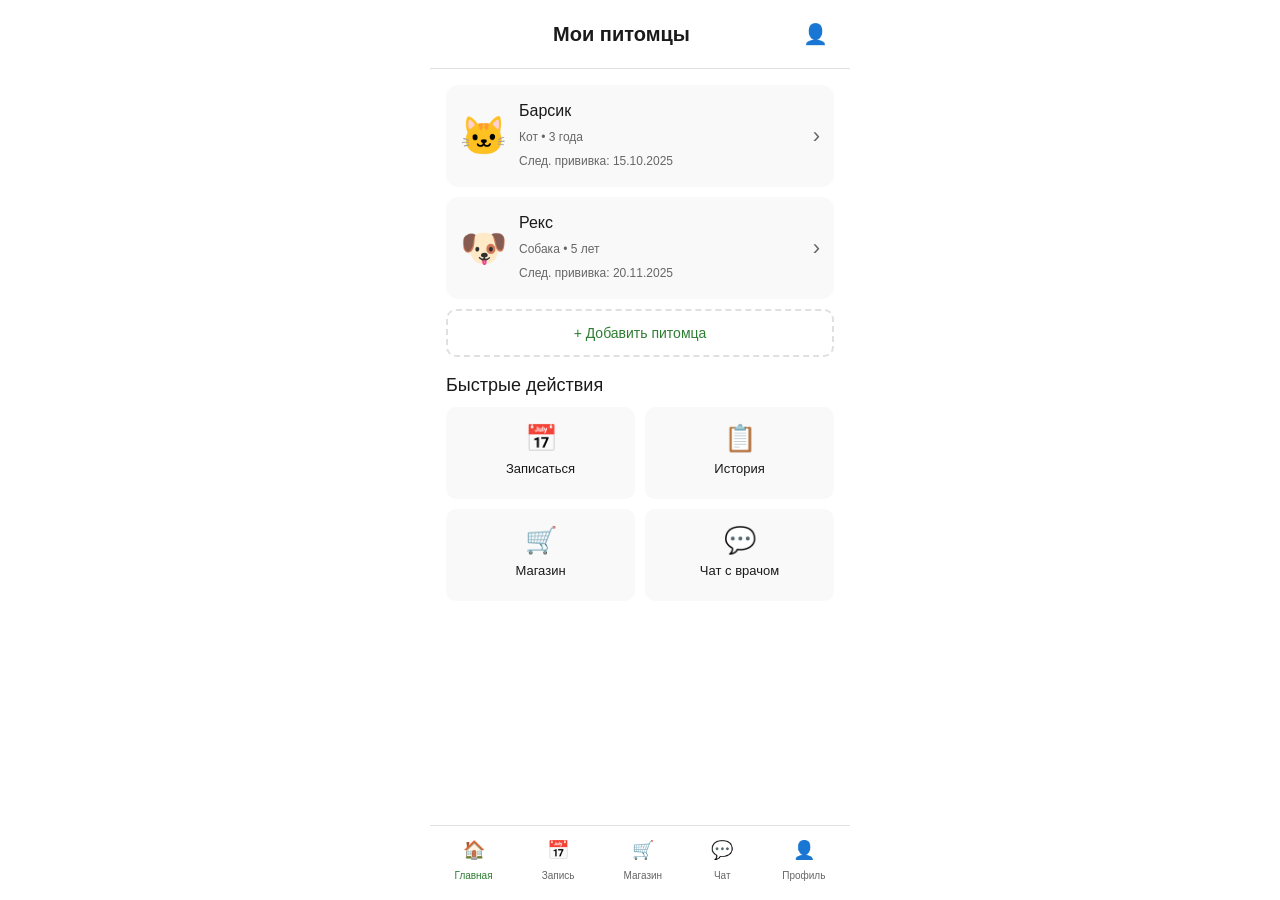
<file: vet-clinic/dynamic/index.html>
<!DOCTYPE html>
<html lang="ru">
<head>
  <meta charset="UTF-8">
  <meta name="viewport" content="width=device-width, initial-scale=1.0">
  <title>ВетКлиника — Главная</title>
  <link rel="stylesheet" href="css/style.css">
  <link rel="stylesheet" href="css/dynamic.css">
</head>
<body>

  <header class="header">
    <h1>Мои питомцы</h1>
    <button class="icon-btn" onclick="location.href='login.html'">👤</button>
  </header>

  <section class="pets-list">
    <article class="pet-card" onclick="location.href='history.html'">
      <div class="pet-avatar">🐱</div>
      <div class="pet-info">
        <h2>Барсик</h2>
        <p>Кот • 3 года</p>
        <p>След. прививка: 15.10.2025</p>
      </div>
      <span class="chevron">›</span>
    </article>
    <article class="pet-card">
      <div class="pet-avatar">🐶</div>
      <div class="pet-info">
        <h2>Рекс</h2>
        <p>Собака • 5 лет</p>
        <p>След. прививка: 20.11.2025</p>
      </div>
      <span class="chevron">›</span>
    </article>
    <button class="add-pet-btn" onclick="showModal('addPetModal')">+ Добавить питомца</button>
  </section>

  <section class="quick-actions">
    <h2>Быстрые действия</h2>
    <div class="actions-grid">
      <a href="appointment.html" class="action-card">
        <span class="action-icon">📅</span><span>Записаться</span>
      </a>
      <a href="history.html" class="action-card">
        <span class="action-icon">📋</span><span>История</span>
      </a>
      <a href="#" class="action-card">
        <span class="action-icon">🛒</span><span>Магазин</span>
      </a>
      <a href="#" class="action-card">
        <span class="action-icon">💬</span><span>Чат с врачом</span>
      </a>
    </div>
  </section>

  <nav class="bottom-nav">
    <a href="index.html" class="nav-item active"><span>🏠</span>Главная</a>
    <a href="appointment.html" class="nav-item"><span>📅</span>Запись</a>
    <a href="#" class="nav-item"><span>🛒</span>Магазин</a>
    <a href="#" class="nav-item"><span>💬</span>Чат</a>
    <a href="#" class="nav-item"><span>👤</span>Профиль</a>
  </nav>

  <!-- Модальное окно добавления питомца -->
  <div id="addPetModal" class="modal">
    <div class="modal-content">
      <h2>Добавить питомца</h2>
      <label>Имя питомца
        <input type="text" id="petName" placeholder="Например: Барсик">
      </label>
      <label>Вид
        <select id="petType">
          <option>Кошка</option>
          <option>Собака</option>
          <option>Грызун</option>
          <option>Птица</option>
        </select>
      </label>
      <label>Возраст (лет)
        <input type="number" id="petAge" min="0" max="30">
      </label>
      <p id="petError" class="error-msg"></p>
      <div class="modal-actions">
        <button class="btn-secondary" onclick="hideModal('addPetModal')">Отмена</button>
        <button class="btn-primary" onclick="addPet()" style="width:auto;margin:0;">Добавить</button>
      </div>
    </div>
  </div>

  <div id="toast" class="toast"></div>
  <script src="js/script.js"></script>
</body>
</html>
</file>
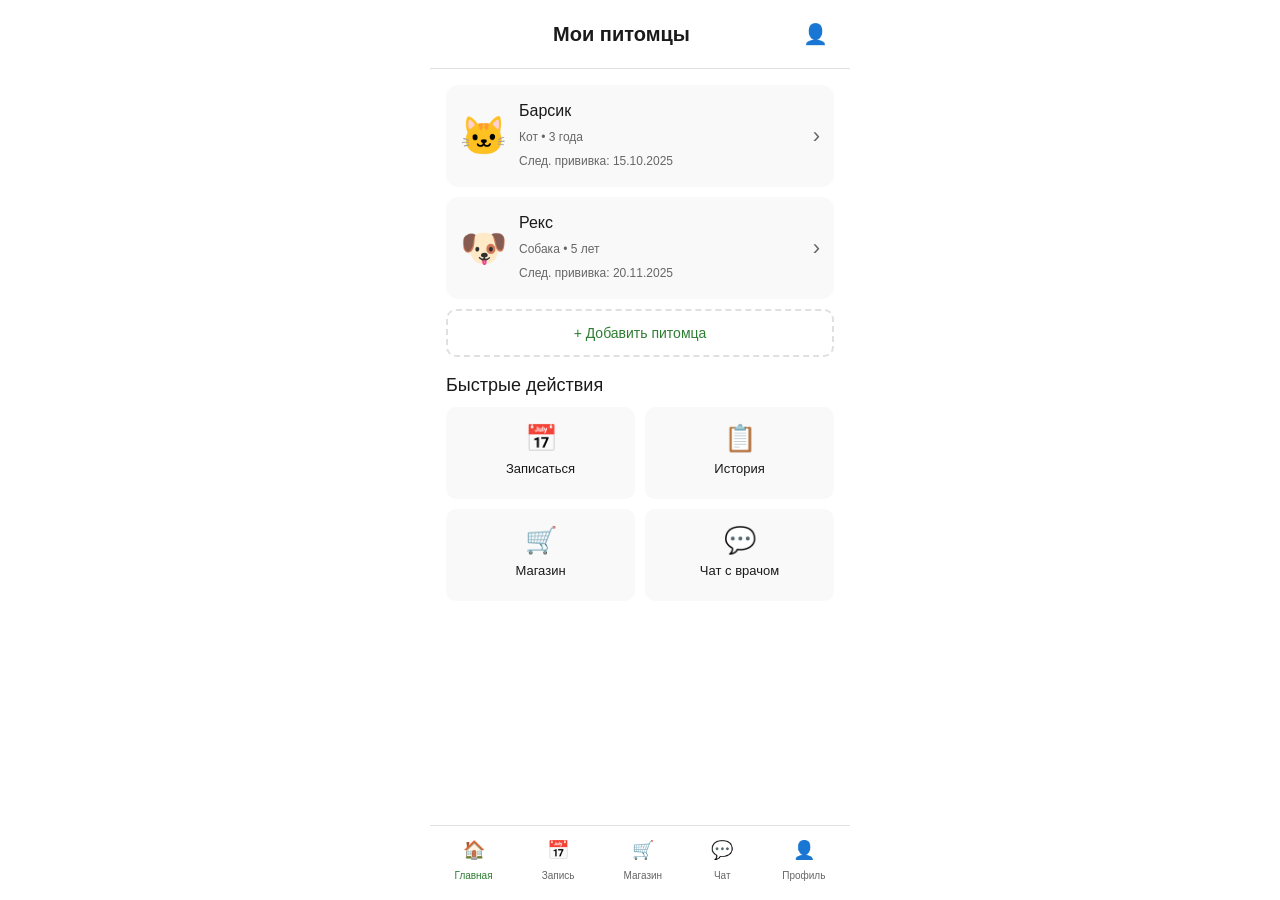
<file: vet-clinic/static/index.html>
<!DOCTYPE html>
<html lang="ru">
<head>
  <meta charset="UTF-8">
  <meta name="viewport" content="width=device-width, initial-scale=1.0">
  <title>ВетКлиника — Главная</title>
  <link rel="stylesheet" href="css/style.css">
</head>
<body>

  <header class="header">
    <h1>Мои питомцы</h1>
    <button class="icon-btn">👤</button>
  </header>

  <section class="pets-list">
    <article class="pet-card">
      <div class="pet-avatar">🐱</div>
      <div class="pet-info">
        <h2>Барсик</h2>
        <p>Кот • 3 года</p>
        <p>След. прививка: 15.10.2025</p>
      </div>
      <span class="chevron">›</span>
    </article>
    <article class="pet-card">
      <div class="pet-avatar">🐶</div>
      <div class="pet-info">
        <h2>Рекс</h2>
        <p>Собака • 5 лет</p>
        <p>След. прививка: 20.11.2025</p>
      </div>
      <span class="chevron">›</span>
    </article>
    <button class="add-pet-btn">+ Добавить питомца</button>
  </section>

  <section class="quick-actions">
    <h2>Быстрые действия</h2>
    <div class="actions-grid">
      <a href="appointment.html" class="action-card">
        <span class="action-icon">📅</span><span>Записаться</span>
      </a>
      <a href="history.html" class="action-card">
        <span class="action-icon">📋</span><span>История</span>
      </a>
      <a href="#" class="action-card">
        <span class="action-icon">🛒</span><span>Магазин</span>
      </a>
      <a href="#" class="action-card">
        <span class="action-icon">💬</span><span>Чат с врачом</span>
      </a>
    </div>
  </section>

  <nav class="bottom-nav">
    <a href="index.html" class="nav-item active"><span>🏠</span>Главная</a>
    <a href="appointment.html" class="nav-item"><span>📅</span>Запись</a>
    <a href="#" class="nav-item"><span>🛒</span>Магазин</a>
    <a href="#" class="nav-item"><span>💬</span>Чат</a>
    <a href="#" class="nav-item"><span>👤</span>Профиль</a>
  </nav>

</body>
</html>
</file>
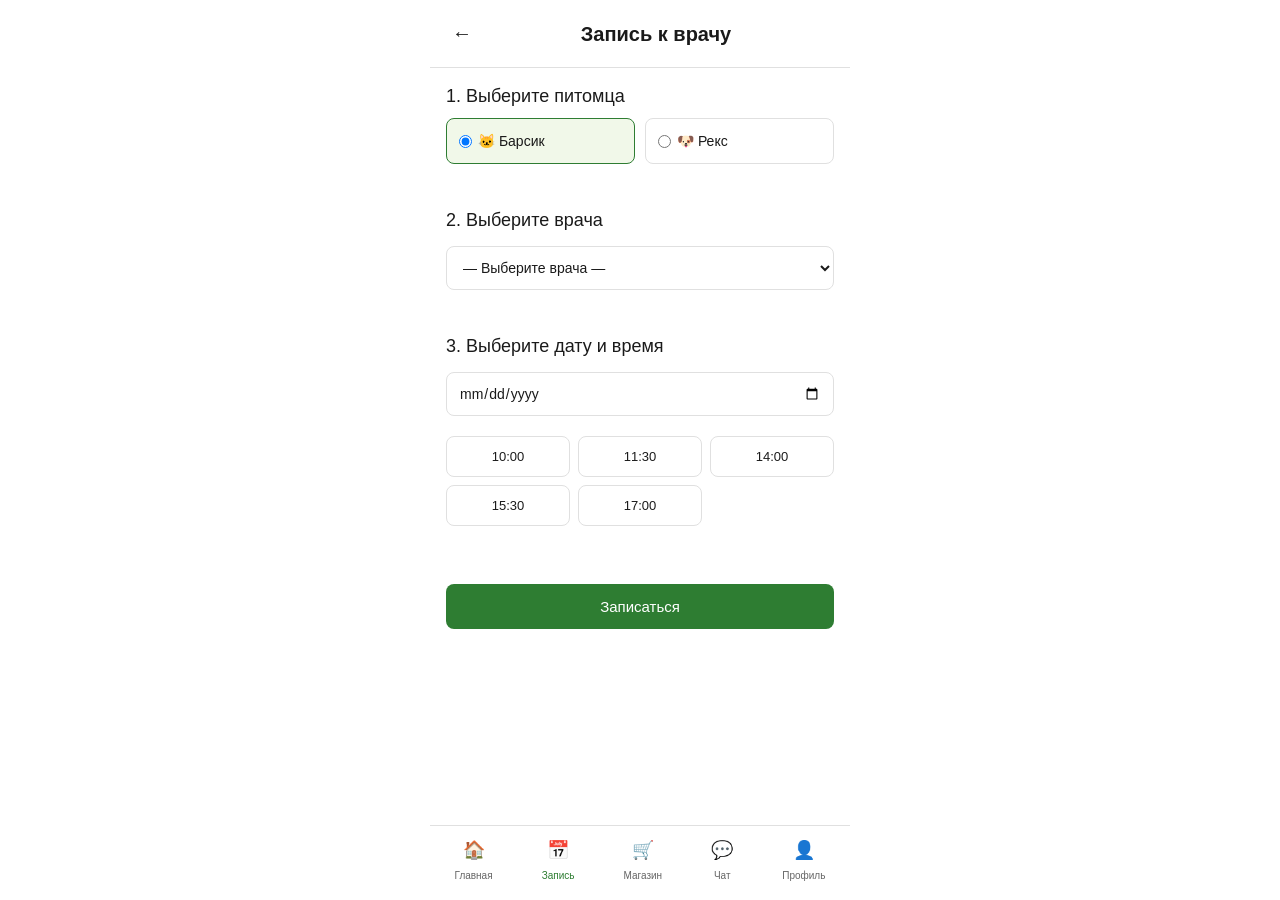
<file: vet-clinic/dynamic/appointment.html>
<!DOCTYPE html>
<html lang="ru">
<head>
  <meta charset="UTF-8">
  <meta name="viewport" content="width=device-width, initial-scale=1.0">
  <title>ВетКлиника — Запись</title>
  <link rel="stylesheet" href="css/style.css">
  <link rel="stylesheet" href="css/dynamic.css">
</head>
<body>

  <header class="header">
    <button class="icon-btn" onclick="history.back()">←</button>
    <h1>Запись к врачу</h1>
  </header>

  <section class="form-section">
    <h2>1. Выберите питомца</h2>
    <div class="radio-group">
      <label class="radio-card">
        <input type="radio" name="pet" value="Барсик" checked>
        <span>🐱 Барсик</span>
      </label>
      <label class="radio-card">
        <input type="radio" name="pet" value="Рекс">
        <span>🐶 Рекс</span>
      </label>
    </div>
  </section>

  <section class="form-section">
    <h2>2. Выберите врача</h2>
    <select id="doctorSelect" class="input-full">
      <option value="">— Выберите врача —</option>
      <option value="Иванов И.И.">Иванов И.И. — терапевт</option>
      <option value="Петрова А.С.">Петрова А.С. — хирург</option>
      <option value="Сидоров В.В.">Сидоров В.В. — стоматолог</option>
    </select>
  </section>

  <section class="form-section">
    <h2>3. Выберите дату и время</h2>
    <input type="date" id="dateInput" class="input-full">
    <div class="time-slots">
      <button class="slot" onclick="selectSlot(this, '10:00')">10:00</button>
      <button class="slot" onclick="selectSlot(this, '11:30')">11:30</button>
      <button class="slot" onclick="selectSlot(this, '14:00')">14:00</button>
      <button class="slot" onclick="selectSlot(this, '15:30')">15:30</button>
      <button class="slot" onclick="selectSlot(this, '17:00')">17:00</button>
    </div>
    <p id="formError" class="error-msg"></p>
  </section>

  <button class="btn-primary" onclick="submitAppointment()">Записаться</button>

  <nav class="bottom-nav">
    <a href="index.html" class="nav-item"><span>🏠</span>Главная</a>
    <a href="appointment.html" class="nav-item active"><span>📅</span>Запись</a>
    <a href="#" class="nav-item"><span>🛒</span>Магазин</a>
    <a href="#" class="nav-item"><span>💬</span>Чат</a>
    <a href="#" class="nav-item"><span>👤</span>Профиль</a>
  </nav>

  <div id="toast" class="toast"></div>
  <script src="js/script.js"></script>
</body>
</html>
</file>
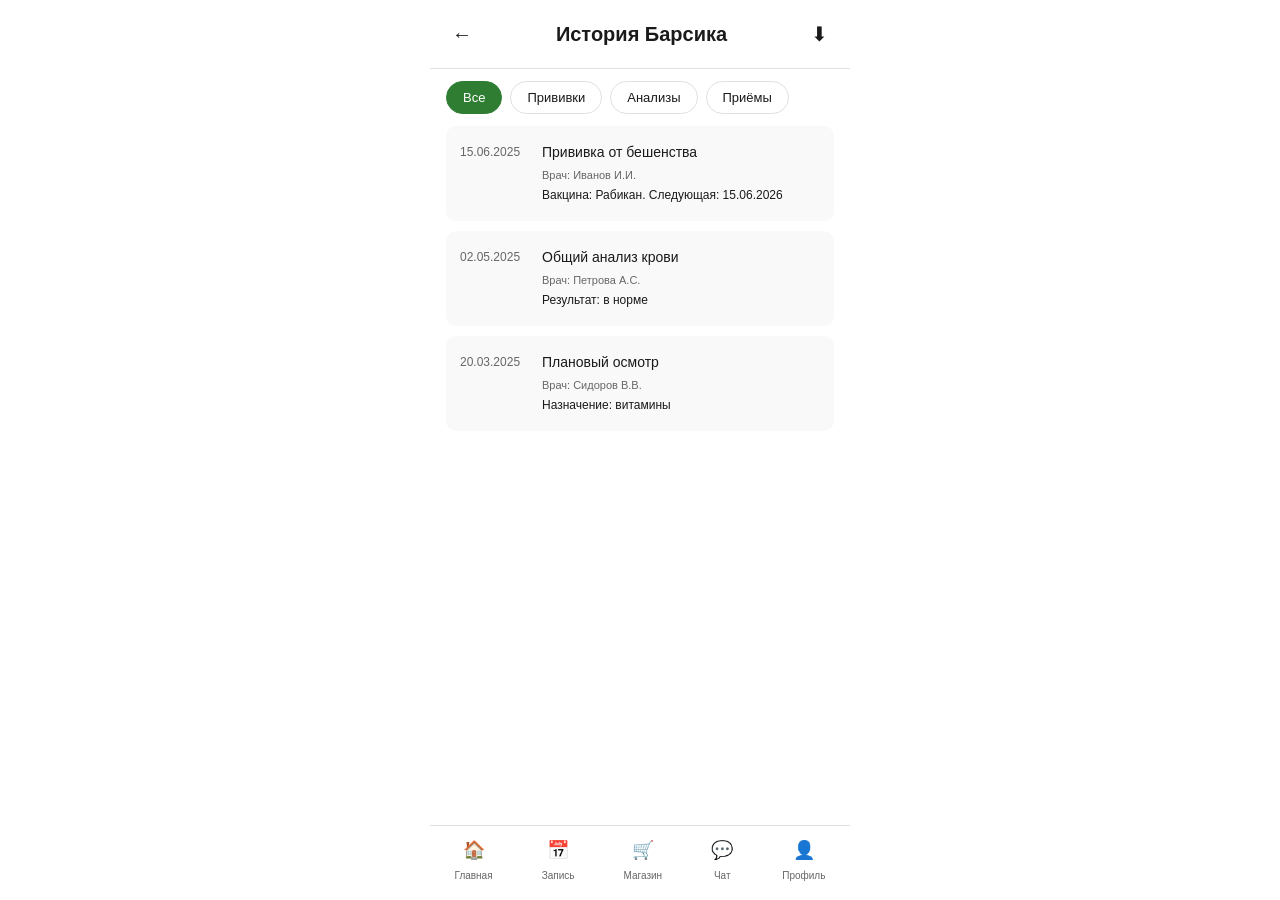
<file: vet-clinic/dynamic/history.html>
<!DOCTYPE html>
<html lang="ru">
<head>
  <meta charset="UTF-8">
  <meta name="viewport" content="width=device-width, initial-scale=1.0">
  <title>ВетКлиника — История</title>
  <link rel="stylesheet" href="css/style.css">
  <link rel="stylesheet" href="css/dynamic.css">
</head>
<body>

  <header class="header">
    <button class="icon-btn" onclick="history.back()">←</button>
    <h1>История Барсика</h1>
    <button class="icon-btn" onclick="downloadHistory()">⬇</button>
  </header>

  <div class="filters">
    <button class="filter active" onclick="filterRecords(this, 'all')">Все</button>
    <button class="filter" onclick="filterRecords(this, 'vaccine')">Прививки</button>
    <button class="filter" onclick="filterRecords(this, 'analysis')">Анализы</button>
    <button class="filter" onclick="filterRecords(this, 'appointment')">Приёмы</button>
  </div>

  <section class="history-list">
    <article class="history-item" data-type="vaccine">
      <div class="history-date">15.06.2025</div>
      <div class="history-content">
        <h2>Прививка от бешенства</h2>
        <p class="caption">Врач: Иванов И.И.</p>
        <p>Вакцина: Рабикан. Следующая: 15.06.2026</p>
      </div>
    </article>
    <article class="history-item" data-type="analysis">
      <div class="history-date">02.05.2025</div>
      <div class="history-content">
        <h2>Общий анализ крови</h2>
        <p class="caption">Врач: Петрова А.С.</p>
        <p>Результат: в норме</p>
      </div>
    </article>
    <article class="history-item" data-type="appointment">
      <div class="history-date">20.03.2025</div>
      <div class="history-content">
        <h2>Плановый осмотр</h2>
        <p class="caption">Врач: Сидоров В.В.</p>
        <p>Назначение: витамины</p>
      </div>
    </article>
  </section>

  <nav class="bottom-nav">
    <a href="index.html" class="nav-item"><span>🏠</span>Главная</a>
    <a href="appointment.html" class="nav-item"><span>📅</span>Запись</a>
    <a href="#" class="nav-item"><span>🛒</span>Магазин</a>
    <a href="#" class="nav-item"><span>💬</span>Чат</a>
    <a href="#" class="nav-item"><span>👤</span>Профиль</a>
  </nav>

  <div id="toast" class="toast"></div>
  <script src="js/script.js"></script>
</body>
</html>
</file>
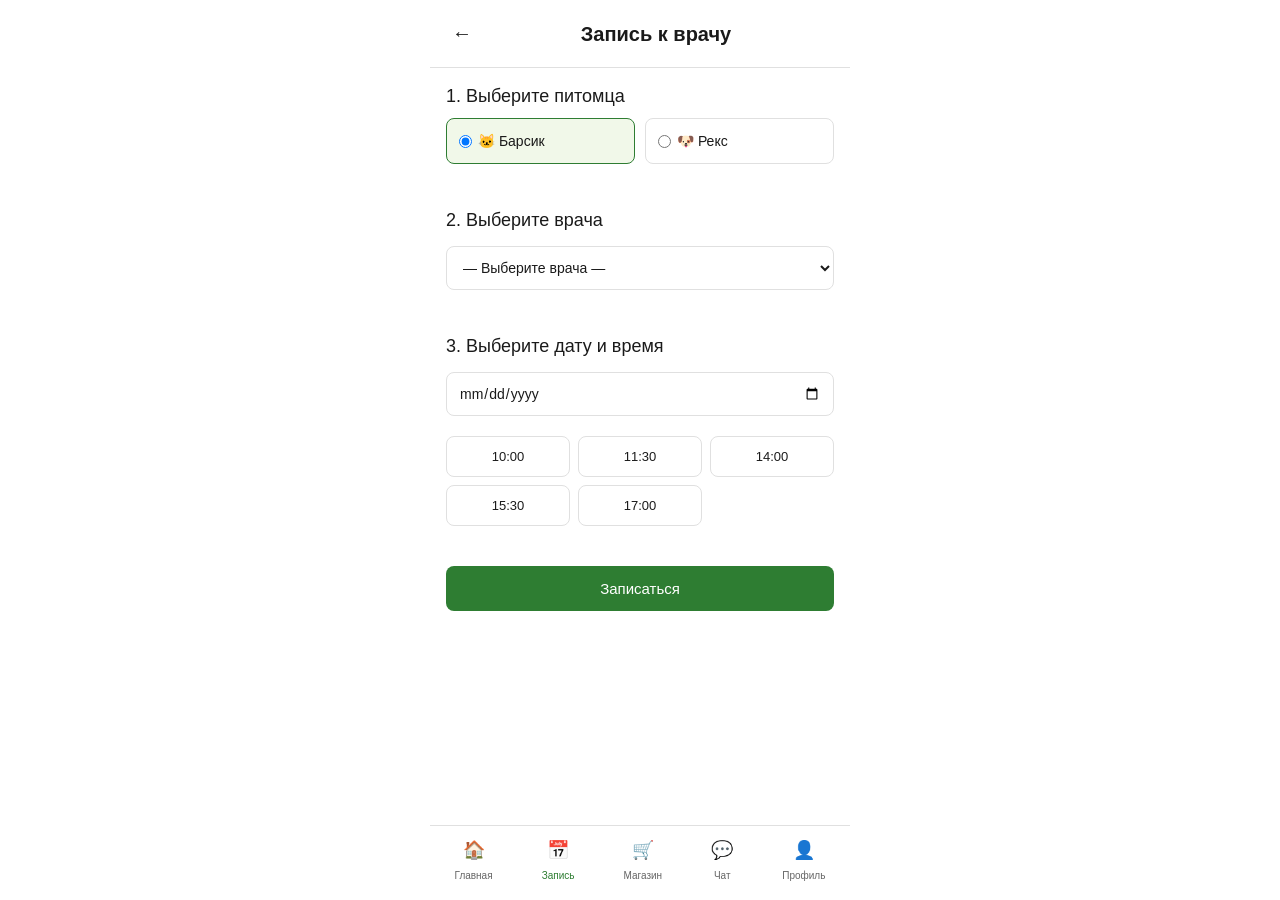
<file: vet-clinic/static/appointment.html>
<!DOCTYPE html>
<html lang="ru">
<head>
  <meta charset="UTF-8">
  <meta name="viewport" content="width=device-width, initial-scale=1.0">
  <title>ВетКлиника — Запись</title>
  <link rel="stylesheet" href="css/style.css">
</head>
<body>

  <header class="header">
    <button class="icon-btn" onclick="location.href='index.html'">←</button>
    <h1>Запись к врачу</h1>
  </header>

  <section class="form-section">
    <h2>1. Выберите питомца</h2>
    <div class="radio-group">
      <label class="radio-card">
        <input type="radio" name="pet" checked>
        <span>🐱 Барсик</span>
      </label>
      <label class="radio-card">
        <input type="radio" name="pet">
        <span>🐶 Рекс</span>
      </label>
    </div>
  </section>

  <section class="form-section">
    <h2>2. Выберите врача</h2>
    <select class="input-full">
      <option>— Выберите врача —</option>
      <option>Иванов И.И. — терапевт</option>
      <option>Петрова А.С. — хирург</option>
      <option>Сидоров В.В. — стоматолог</option>
    </select>
  </section>

  <section class="form-section">
    <h2>3. Выберите дату и время</h2>
    <input type="date" class="input-full">
    <div class="time-slots">
      <button class="slot">10:00</button>
      <button class="slot">11:30</button>
      <button class="slot">14:00</button>
      <button class="slot">15:30</button>
      <button class="slot">17:00</button>
    </div>
  </section>

  <button class="btn-primary">Записаться</button>

  <nav class="bottom-nav">
    <a href="index.html" class="nav-item"><span>🏠</span>Главная</a>
    <a href="appointment.html" class="nav-item active"><span>📅</span>Запись</a>
    <a href="#" class="nav-item"><span>🛒</span>Магазин</a>
    <a href="#" class="nav-item"><span>💬</span>Чат</a>
    <a href="#" class="nav-item"><span>👤</span>Профиль</a>
  </nav>

</body>
</html>
</file>
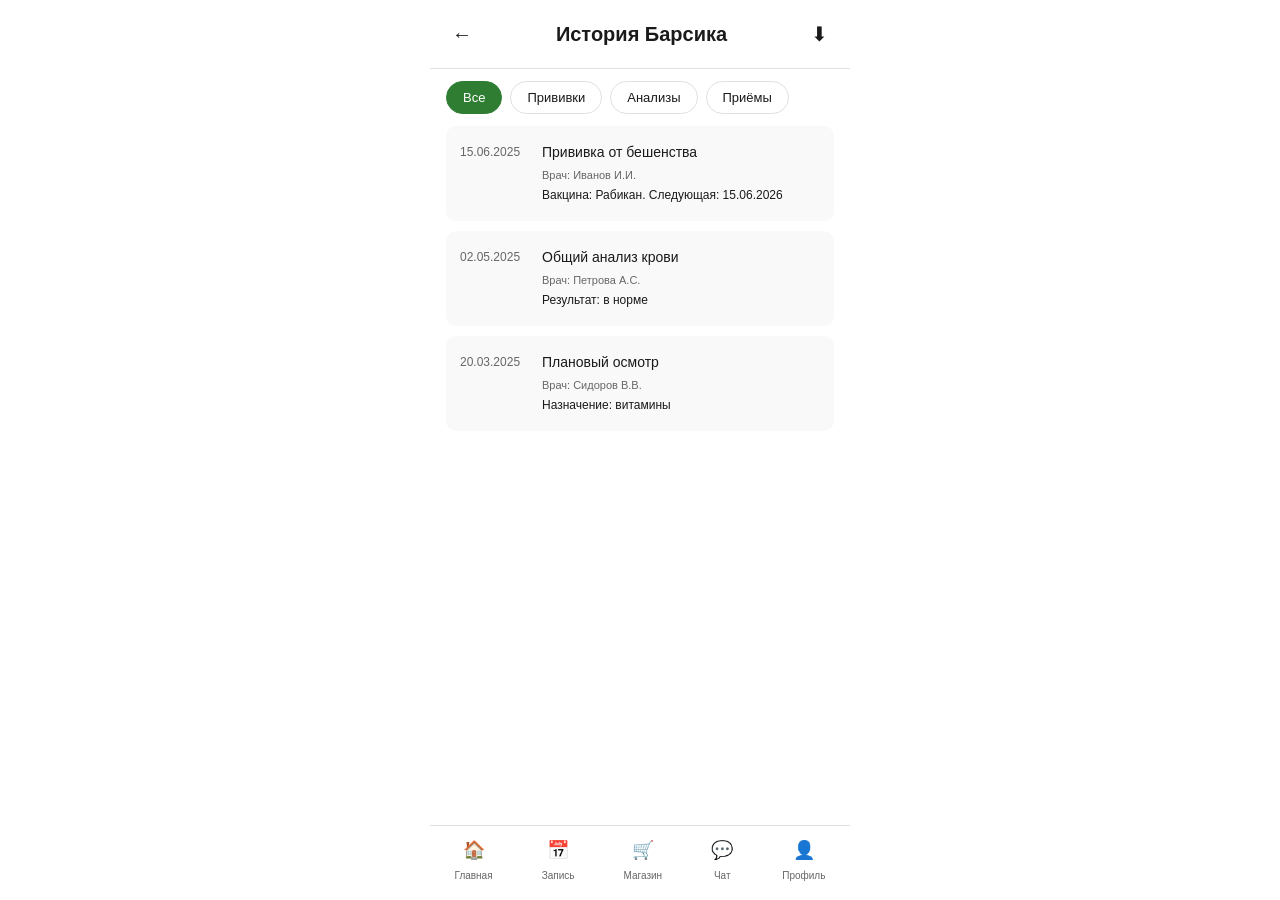
<file: vet-clinic/static/history.html>
<!DOCTYPE html>
<html lang="ru">
<head>
  <meta charset="UTF-8">
  <meta name="viewport" content="width=device-width, initial-scale=1.0">
  <title>ВетКлиника — История</title>
  <link rel="stylesheet" href="css/style.css">
</head>
<body>

  <header class="header">
    <button class="icon-btn" onclick="history.back()">←</button>
    <h1>История Барсика</h1>
    <button class="icon-btn">⬇</button>
  </header>

  <div class="filters">
    <button class="filter active">Все</button>
    <button class="filter">Прививки</button>
    <button class="filter">Анализы</button>
    <button class="filter">Приёмы</button>
  </div>

  <section class="history-list">
    <article class="history-item">
      <div class="history-date">15.06.2025</div>
      <div class="history-content">
        <h2>Прививка от бешенства</h2>
        <p class="caption">Врач: Иванов И.И.</p>
        <p>Вакцина: Рабикан. Следующая: 15.06.2026</p>
      </div>
    </article>
    <article class="history-item">
      <div class="history-date">02.05.2025</div>
      <div class="history-content">
        <h2>Общий анализ крови</h2>
        <p class="caption">Врач: Петрова А.С.</p>
        <p>Результат: в норме</p>
      </div>
    </article>
    <article class="history-item">
      <div class="history-date">20.03.2025</div>
      <div class="history-content">
        <h2>Плановый осмотр</h2>
        <p class="caption">Врач: Сидоров В.В.</p>
        <p>Назначение: витамины</p>
      </div>
    </article>
  </section>

  <nav class="bottom-nav">
    <a href="index.html" class="nav-item"><span>🏠</span>Главная</a>
    <a href="appointment.html" class="nav-item"><span>📅</span>Запись</a>
    <a href="#" class="nav-item"><span>🛒</span>Магазин</a>
    <a href="#" class="nav-item"><span>💬</span>Чат</a>
    <a href="#" class="nav-item"><span>👤</span>Профиль</a>
  </nav>

</body>
</html>
</file>
<file: vet-clinic/dynamic/css/style.css>
:root {
  --bg: #FFFFFF;
  --text: #1A1A1A;
  --text-secondary: #666666;
  --accent: #2E7D32;
  --accent-hover: #1B5E20;
  --btn-text: #FFFFFF;
  --error: #D32F2F;
  --border: #E0E0E0;
  --card-bg: #F9F9F9;
}

* { margin: 0; padding: 0; box-sizing: border-box; }

body {
  font-family: 'Roboto', -apple-system, sans-serif;
  background: var(--bg);
  color: var(--text);
  font-size: 16px;
  line-height: 24px;
  max-width: 420px;
  margin: 0 auto;
  min-height: 100vh;
  padding-bottom: 70px;
  position: relative;
}

h1 { font-size: 20px; font-weight: 700; }
h2 { font-size: 18px; font-weight: 500; margin-bottom: 10px; }
.caption { font-size: 12px; line-height: 16px; color: var(--text-secondary); }

.header {
  display: flex;
  align-items: center;
  justify-content: space-between;
  padding: 16px;
  border-bottom: 1px solid var(--border);
  position: sticky;
  top: 0;
  background: var(--bg);
  z-index: 10;
}
.header h1 { margin: 0; flex: 1; text-align: center; }

.icon-btn {
  background: none;
  border: none;
  font-size: 20px;
  cursor: pointer;
  padding: 6px;
  border-radius: 50%;
  color: var(--text);
}
.icon-btn:hover { background: var(--card-bg); }

.pets-list { padding: 16px; }
.pet-card {
  display: flex;
  align-items: center;
  gap: 12px;
  padding: 14px;
  background: var(--card-bg);
  border-radius: 12px;
  margin-bottom: 10px;
  cursor: pointer;
}
.pet-avatar { font-size: 38px; line-height: 1; }
.pet-info { flex: 1; min-width: 0; }
.pet-info h2 { font-size: 16px; margin-bottom: 2px; }
.pet-info p { font-size: 12px; color: var(--text-secondary); margin: 0; }
.chevron { color: var(--text-secondary); font-size: 22px; }

.add-pet-btn {
  width: 100%;
  padding: 14px;
  border: 2px dashed var(--border);
  border-radius: 10px;
  color: var(--accent);
  background: none;
  font-size: 14px;
  font-weight: 500;
  cursor: pointer;
  font-family: inherit;
}

.quick-actions { padding: 0 16px 16px; }
.actions-grid {
  display: grid;
  grid-template-columns: repeat(2, 1fr);
  gap: 10px;
}
.action-card {
  display: flex;
  flex-direction: column;
  align-items: center;
  gap: 6px;
  padding: 18px 12px;
  background: var(--card-bg);
  border-radius: 10px;
  text-decoration: none;
  color: var(--text);
  font-size: 13px;
  font-weight: 500;
  text-align: center;
}
.action-icon { font-size: 26px; line-height: 1; }

.form-section { padding: 16px; }
label {
  display: block;
  margin-bottom: 12px;
  font-size: 14px;
  font-weight: 500;
}
input, select {
  width: 100%;
  padding: 12px;
  margin-top: 4px;
  border: 1px solid var(--border);
  border-radius: 8px;
  font-size: 14px;
  font-family: inherit;
  color: var(--text);
  background: var(--bg);
}
.input-full { width: 100%; margin-bottom: 12px; }

.radio-group { display: flex; gap: 10px; }
.radio-card {
  flex: 1;
  display: flex;
  align-items: center;
  gap: 6px;
  padding: 10px 12px;
  border: 1px solid var(--border);
  border-radius: 8px;
  font-size: 14px;
  cursor: pointer;
}
.radio-card:has(input:checked) {
  border-color: var(--accent);
  background: #F1F8E9;
}
.radio-card input[type="radio"] { width: auto; margin: 0; padding: 0; }

.time-slots {
  display: grid;
  grid-template-columns: repeat(3, 1fr);
  gap: 8px;
  margin: 8px 0;
}
.slot {
  padding: 12px 8px;
  border: 1px solid var(--border);
  border-radius: 8px;
  background: var(--bg);
  font-size: 13px;
  font-weight: 500;
  cursor: pointer;
  color: var(--text);
  font-family: inherit;
}

.btn-primary {
  display: block;
  width: calc(100% - 32px);
  margin: 16px;
  padding: 14px 24px;
  background: var(--accent);
  color: var(--btn-text);
  border: none;
  border-radius: 8px;
  font-size: 15px;
  font-weight: 500;
  cursor: pointer;
  font-family: inherit;
}

.filters {
  display: flex;
  gap: 8px;
  padding: 12px 16px;
  overflow-x: auto;
}
.filter {
  padding: 8px 16px;
  border: 1px solid var(--border);
  border-radius: 20px;
  background: var(--bg);
  font-size: 13px;
  font-weight: 500;
  cursor: pointer;
  white-space: nowrap;
  color: var(--text);
  font-family: inherit;
}
.filter.active {
  background: var(--accent);
  color: var(--btn-text);
  border-color: var(--accent);
}

.history-list { padding: 0 16px; }
.history-item {
  display: flex;
  gap: 10px;
  padding: 14px;
  background: var(--card-bg);
  border-radius: 10px;
  margin-bottom: 10px;
}
.history-date {
  font-size: 12px;
  color: var(--text-secondary);
  min-width: 72px;
  font-weight: 500;
}
.history-content { flex: 1; min-width: 0; }
.history-content h2 { font-size: 14px; margin-bottom: 3px; }
.history-content p { font-size: 12px; margin: 0; }
.history-content .caption { font-size: 11px; }

.bottom-nav {
  position: fixed;
  bottom: 0;
  left: 50%;
  transform: translateX(-50%);
  width: 100%;
  max-width: 420px;
  display: flex;
  justify-content: space-around;
  background: var(--bg);
  border-top: 1px solid var(--border);
  padding: 8px 0;
  z-index: 100;
}
.nav-item {
  display: flex;
  flex-direction: column;
  align-items: center;
  gap: 2px;
  font-size: 10px;
  color: var(--text-secondary);
  text-decoration: none;
  padding: 4px 8px;
}
.nav-item span { font-size: 18px; }
.nav-item.active { color: var(--accent); font-weight: 500; }
</file>
<file: vet-clinic/dynamic/css/dynamic.css>
/* Модальные окна */
.modal {
  display: none;
  position: fixed;
  inset: 0;
  background: rgba(0,0,0,0.5);
  z-index: 200;
  align-items: center;
  justify-content: center;
  padding: 16px;
}
.modal.active { display: flex; }

.modal-content {
  background: var(--bg);
  border-radius: 16px;
  padding: 24px;
  width: 100%;
  max-width: 380px;
  max-height: 80vh;
  overflow-y: auto;
}
.modal-content h2 { margin-bottom: 16px; }

.modal-actions {
  display: flex;
  gap: 12px;
  margin-top: 16px;
}
.modal-actions button { flex: 1; margin: 0; width: auto; }

.btn-secondary {
  background: none;
  color: var(--text);
  border: 1px solid var(--border);
  padding: 14px 24px;
  border-radius: 8px;
  font-size: 15px;
  cursor: pointer;
  font-family: inherit;
}

/* Сообщения об ошибках */
.error-msg {
  color: var(--error);
  font-size: 13px;
  margin: 6px 0 0;
  min-height: 18px;
}
.input-error {
  border-color: var(--error);
  background: #FFF5F5;
}

/* Тост */
.toast {
  position: fixed;
  bottom: 90px;
  left: 50%;
  transform: translateX(-50%) translateY(20px);
  background: #333;
  color: #fff;
  padding: 12px 20px;
  border-radius: 8px;
  opacity: 0;
  transition: all 0.3s;
  z-index: 300;
  font-size: 13px;
  max-width: 90%;
  text-align: center;
  pointer-events: none;
}
.toast.show {
  opacity: 1;
  transform: translateX(-50%) translateY(0);
}

/* Активный слот времени */
.slot.active {
  background: var(--accent);
  color: var(--btn-text);
  border-color: var(--accent);
}
</file>
<file: vet-clinic/static/css/style.css>
:root {
  --bg: #FFFFFF;
  --text: #1A1A1A;
  --text-secondary: #666666;
  --accent: #2E7D32;
  --accent-hover: #1B5E20;
  --btn-text: #FFFFFF;
  --error: #D32F2F;
  --border: #E0E0E0;
  --card-bg: #F9F9F9;
}

* { margin: 0; padding: 0; box-sizing: border-box; }

body {
  font-family: 'Roboto', -apple-system, sans-serif;
  background: var(--bg);
  color: var(--text);
  font-size: 16px;
  line-height: 24px;
  max-width: 420px;
  margin: 0 auto;
  min-height: 100vh;
  padding-bottom: 70px;
  position: relative;
}

h1 { font-size: 20px; font-weight: 700; }
h2 { font-size: 18px; font-weight: 500; margin-bottom: 10px; }
.caption { font-size: 12px; line-height: 16px; color: var(--text-secondary); }

.header {
  display: flex;
  align-items: center;
  justify-content: space-between;
  padding: 16px;
  border-bottom: 1px solid var(--border);
  position: sticky;
  top: 0;
  background: var(--bg);
  z-index: 10;
}
.header h1 { margin: 0; flex: 1; text-align: center; }

.icon-btn {
  background: none;
  border: none;
  font-size: 20px;
  cursor: pointer;
  padding: 6px;
  border-radius: 50%;
  color: var(--text);
}
.icon-btn:hover { background: var(--card-bg); }

.pets-list { padding: 16px; }
.pet-card {
  display: flex;
  align-items: center;
  gap: 12px;
  padding: 14px;
  background: var(--card-bg);
  border-radius: 12px;
  margin-bottom: 10px;
  cursor: pointer;
}
.pet-avatar { font-size: 38px; line-height: 1; }
.pet-info { flex: 1; min-width: 0; }
.pet-info h2 { font-size: 16px; margin-bottom: 2px; }
.pet-info p { font-size: 12px; color: var(--text-secondary); margin: 0; }
.chevron { color: var(--text-secondary); font-size: 22px; }

.add-pet-btn {
  width: 100%;
  padding: 14px;
  border: 2px dashed var(--border);
  border-radius: 10px;
  color: var(--accent);
  background: none;
  font-size: 14px;
  font-weight: 500;
  cursor: pointer;
  font-family: inherit;
}

.quick-actions { padding: 0 16px 16px; }
.actions-grid {
  display: grid;
  grid-template-columns: repeat(2, 1fr);
  gap: 10px;
}
.action-card {
  display: flex;
  flex-direction: column;
  align-items: center;
  gap: 6px;
  padding: 18px 12px;
  background: var(--card-bg);
  border-radius: 10px;
  text-decoration: none;
  color: var(--text);
  font-size: 13px;
  font-weight: 500;
  text-align: center;
}
.action-icon { font-size: 26px; line-height: 1; }

.form-section { padding: 16px; }
label {
  display: block;
  margin-bottom: 12px;
  font-size: 14px;
  font-weight: 500;
}
input, select {
  width: 100%;
  padding: 12px;
  margin-top: 4px;
  border: 1px solid var(--border);
  border-radius: 8px;
  font-size: 14px;
  font-family: inherit;
  color: var(--text);
  background: var(--bg);
}
.input-full { width: 100%; margin-bottom: 12px; }

.radio-group { display: flex; gap: 10px; }
.radio-card {
  flex: 1;
  display: flex;
  align-items: center;
  gap: 6px;
  padding: 10px 12px;
  border: 1px solid var(--border);
  border-radius: 8px;
  font-size: 14px;
  cursor: pointer;
}
.radio-card:has(input:checked) {
  border-color: var(--accent);
  background: #F1F8E9;
}
.radio-card input[type="radio"] { width: auto; margin: 0; padding: 0; }

.time-slots {
  display: grid;
  grid-template-columns: repeat(3, 1fr);
  gap: 8px;
  margin: 8px 0;
}
.slot {
  padding: 12px 8px;
  border: 1px solid var(--border);
  border-radius: 8px;
  background: var(--bg);
  font-size: 13px;
  font-weight: 500;
  cursor: pointer;
  color: var(--text);
  font-family: inherit;
}

.btn-primary {
  display: block;
  width: calc(100% - 32px);
  margin: 16px;
  padding: 14px 24px;
  background: var(--accent);
  color: var(--btn-text);
  border: none;
  border-radius: 8px;
  font-size: 15px;
  font-weight: 500;
  cursor: pointer;
  font-family: inherit;
}

.filters {
  display: flex;
  gap: 8px;
  padding: 12px 16px;
  overflow-x: auto;
}
.filter {
  padding: 8px 16px;
  border: 1px solid var(--border);
  border-radius: 20px;
  background: var(--bg);
  font-size: 13px;
  font-weight: 500;
  cursor: pointer;
  white-space: nowrap;
  color: var(--text);
  font-family: inherit;
}
.filter.active {
  background: var(--accent);
  color: var(--btn-text);
  border-color: var(--accent);
}

.history-list { padding: 0 16px; }
.history-item {
  display: flex;
  gap: 10px;
  padding: 14px;
  background: var(--card-bg);
  border-radius: 10px;
  margin-bottom: 10px;
}
.history-date {
  font-size: 12px;
  color: var(--text-secondary);
  min-width: 72px;
  font-weight: 500;
}
.history-content { flex: 1; min-width: 0; }
.history-content h2 { font-size: 14px; margin-bottom: 3px; }
.history-content p { font-size: 12px; margin: 0; }
.history-content .caption { font-size: 11px; }

.bottom-nav {
  position: fixed;
  bottom: 0;
  left: 50%;
  transform: translateX(-50%);
  width: 100%;
  max-width: 420px;
  display: flex;
  justify-content: space-around;
  background: var(--bg);
  border-top: 1px solid var(--border);
  padding: 8px 0;
  z-index: 100;
}
.nav-item {
  display: flex;
  flex-direction: column;
  align-items: center;
  gap: 2px;
  font-size: 10px;
  color: var(--text-secondary);
  text-decoration: none;
  padding: 4px 8px;
}
.nav-item span { font-size: 18px; }
.nav-item.active { color: var(--accent); font-weight: 500; }
</file>
